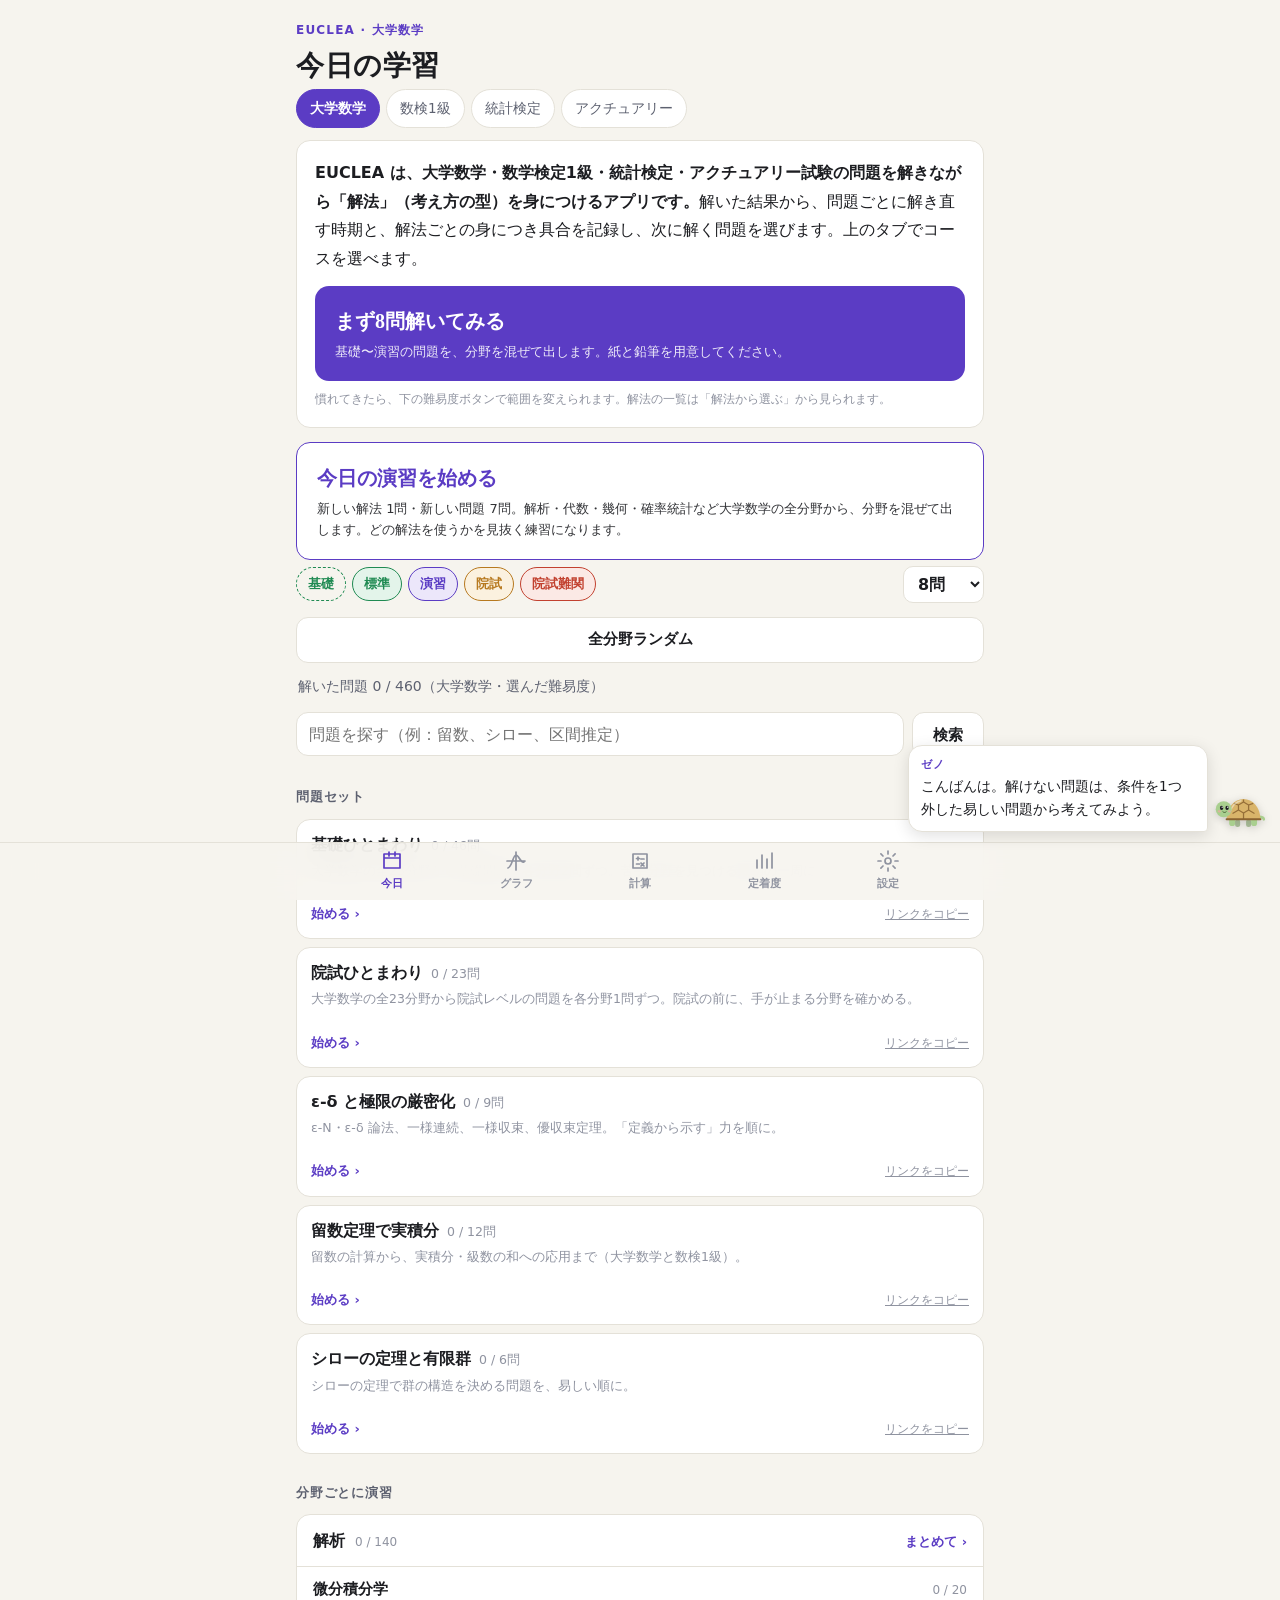
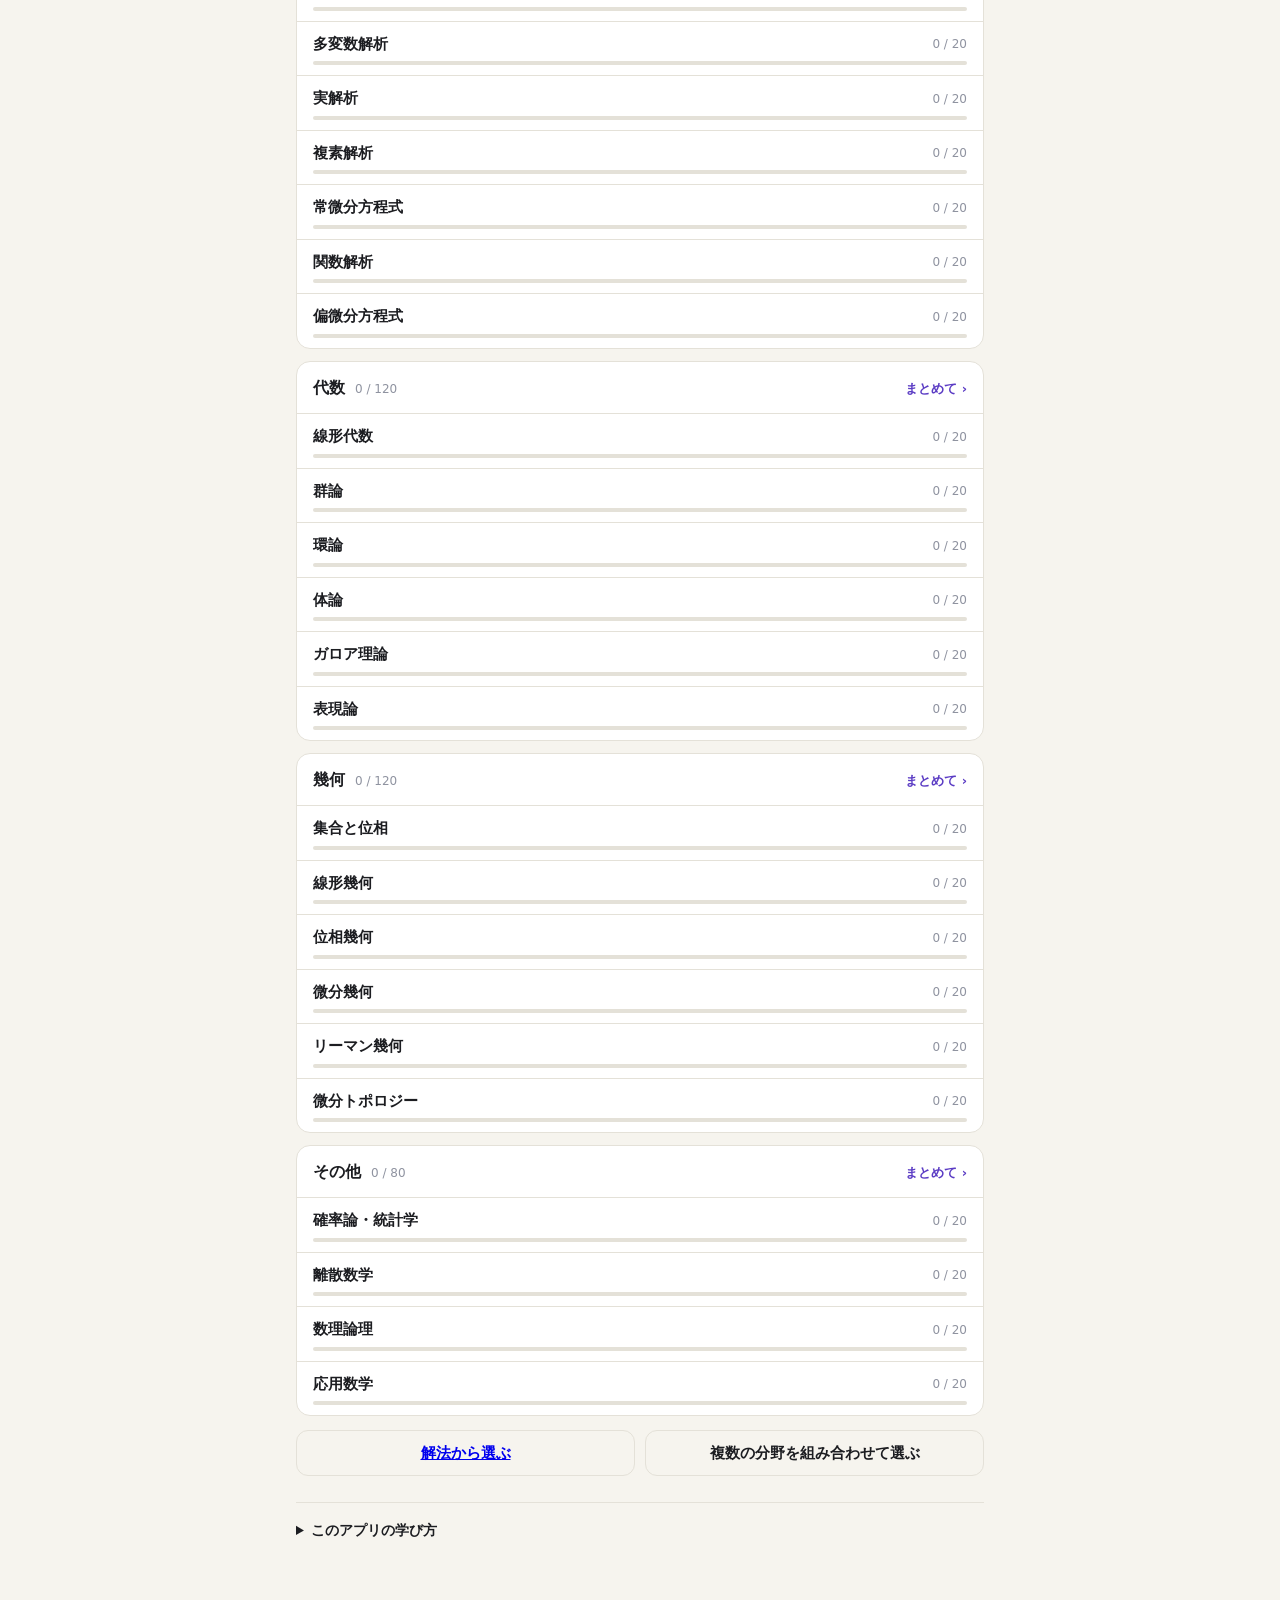
<file: index.html>
<!doctype html>
<html lang="ja">
<head>
  <meta charset="utf-8">
  <meta name="viewport" content="width=device-width, initial-scale=1, viewport-fit=cover">
  <meta name="robots" content="noindex">
  <title>EUCLEA 大学数学</title>
  <meta name="description" content="想起・分散・交互練習で、自力で方針を立てて解ける力をつける大学数学の演習アプリ（数学検定1級・統計検定・アクチュアリー対応）">
  <meta name="theme-color" content="#f6f4ee" media="(prefers-color-scheme: light)">
  <meta name="theme-color" content="#16171b" media="(prefers-color-scheme: dark)">
  <meta name="apple-mobile-web-app-capable" content="yes">
  <meta name="mobile-web-app-capable" content="yes">
  <meta name="apple-mobile-web-app-status-bar-style" content="default">
  <meta name="apple-mobile-web-app-title" content="EUCLEA">
  <link rel="manifest" href="manifest.webmanifest">
  <link rel="icon" href="icons/icon-192.png">
  <link rel="apple-touch-icon" href="icons/apple-touch-icon.png">
  <link rel="stylesheet" href="vendor/katex.min.css">
  <link rel="stylesheet" href="css/style.css">
  <script defer src="vendor/katex.min.js"></script>
  <script defer src="vendor/auto-render.min.js"></script>
  <script type="module" src="js/app.js"></script>
</head>
<body>
  <main id="view" class="view" aria-live="polite"></main>
  <nav class="tabbar" aria-label="メニュー">
    <a href="#today" data-tab="today">
      <svg viewBox="0 0 24 24" aria-hidden="true"><path d="M4 5h16v14H4z M4 9h16 M9 3v4 M15 3v4" /></svg>
      <span>今日</span>
    </a>
    <a href="#graph" data-tab="graph">
      <svg viewBox="0 0 24 24" aria-hidden="true"><path d="M3 12h18 M12 3v18 M4 19c4-1 5-13 8-13s4 8 8 7" /></svg>
      <span>グラフ</span>
    </a>
    <a href="#drill" data-tab="drill">
      <svg viewBox="0 0 24 24" aria-hidden="true"><path d="M5 5h14v14H5z M8.5 9.5h3 M10 8v3 M13 10h3 M8.5 15h3 M13 14l3 3 M16 14l-3 3" /></svg>
      <span>計算</span>
    </a>
    <a href="#map" data-tab="map">
      <svg viewBox="0 0 24 24" aria-hidden="true"><path d="M5 19V11 M10 19V6 M15 19v-9 M20 19V4" /></svg>
      <span>定着度</span>
    </a>
    <a href="#settings" data-tab="settings">
      <svg viewBox="0 0 24 24" aria-hidden="true"><circle cx="12" cy="12" r="3"/><path d="M12 2v3 M12 19v3 M2 12h3 M19 12h3 M4.9 4.9l2.1 2.1 M17 17l2.1 2.1 M4.9 19.1L7 17 M17 7l2.1-2.1" /></svg>
      <span>設定</span>
    </a>
  </nav>
</body>
</html>
</file>
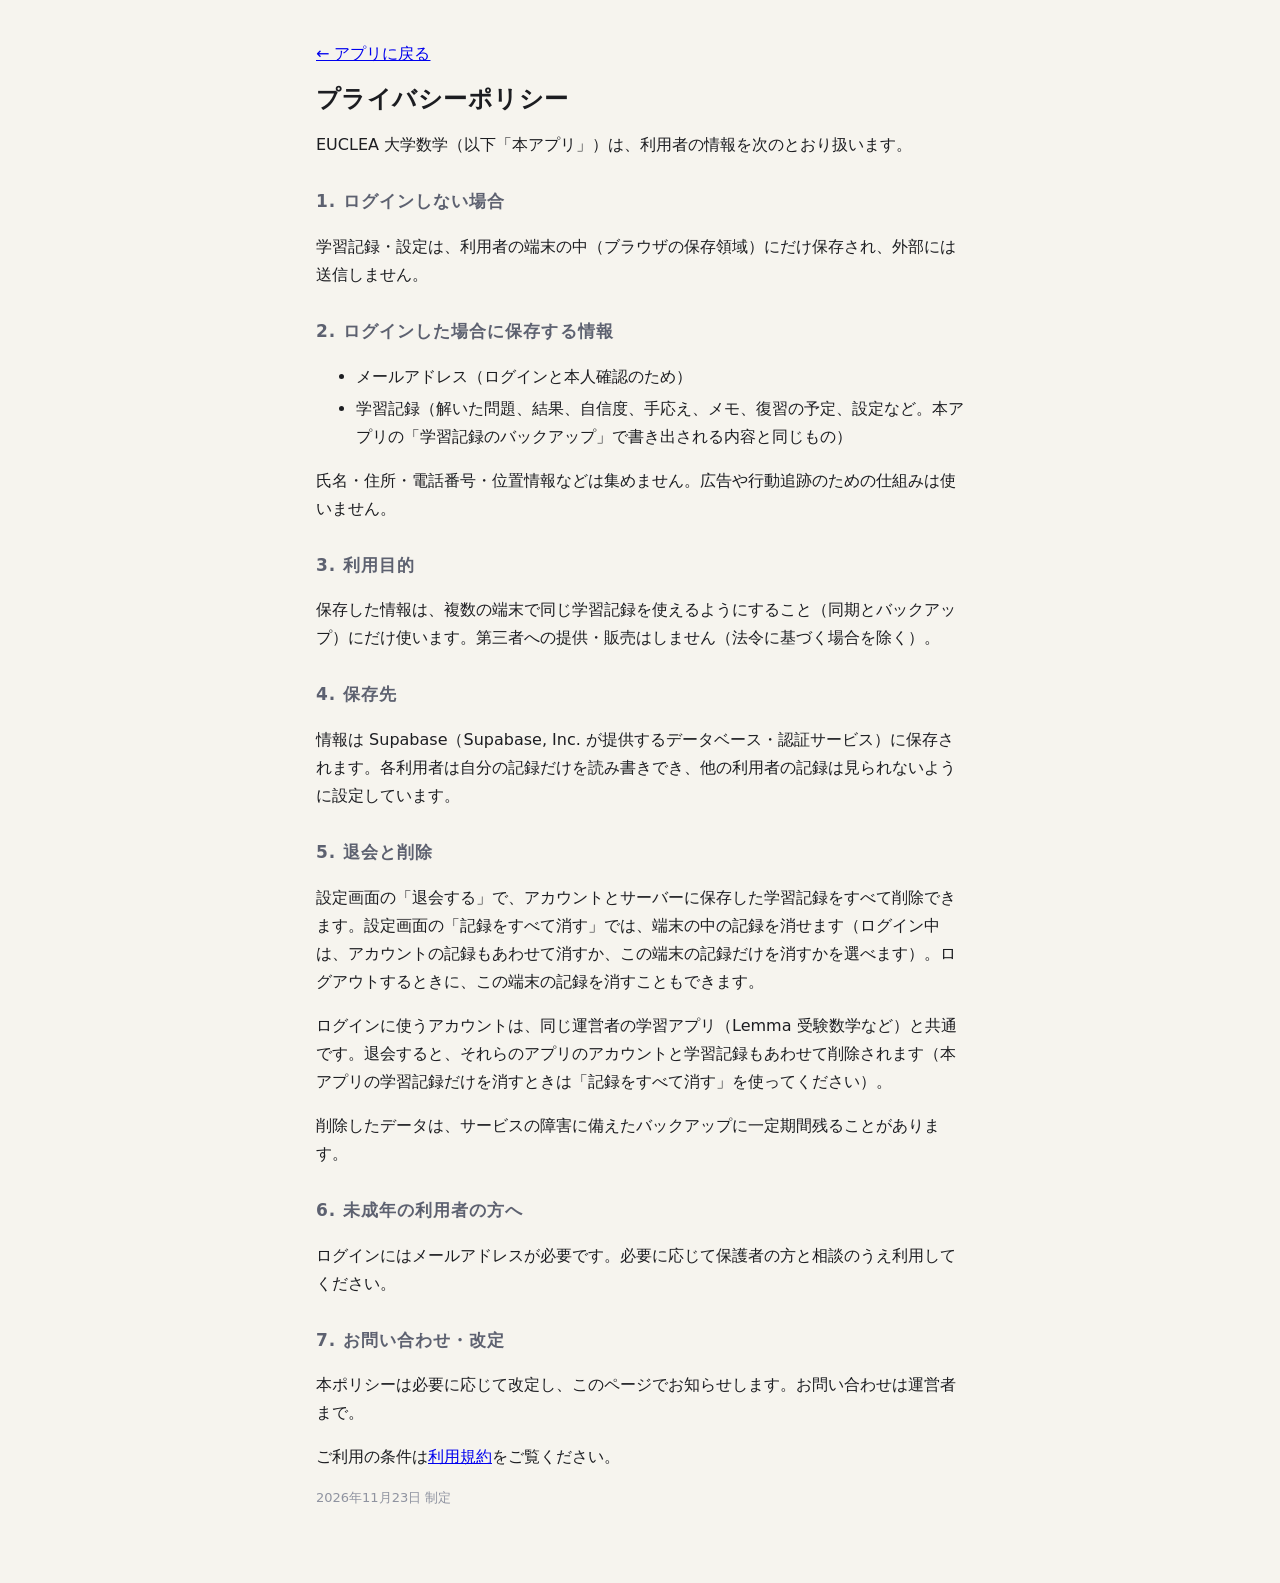
<file: privacy.html>
<!doctype html>
<html lang="ja">
<head>
  <meta charset="utf-8">
  <meta name="viewport" content="width=device-width, initial-scale=1, viewport-fit=cover">
  <meta name="robots" content="noindex">
  <title>プライバシーポリシー｜EUCLEA 大学数学</title>
  <link rel="stylesheet" href="css/style.css">
  <style>
    body { padding: 24px 16px 60px; max-width: 680px; margin: 0 auto; line-height: 1.75; }
    h1 { font-size: 24px; } h2 { font-size: 17px; margin-top: 28px; }
    li { margin: 4px 0; }
  </style>
</head>
<body>
  <p><a href="./#settings">← アプリに戻る</a></p>
  <h1>プライバシーポリシー</h1>
  <p>EUCLEA 大学数学（以下「本アプリ」）は、利用者の情報を次のとおり扱います。</p>

  <h2>1. ログインしない場合</h2>
  <p>学習記録・設定は、利用者の端末の中（ブラウザの保存領域）にだけ保存され、外部には送信しません。</p>

  <h2>2. ログインした場合に保存する情報</h2>
  <ul>
    <li>メールアドレス（ログインと本人確認のため）</li>
    <li>学習記録（解いた問題、結果、自信度、手応え、メモ、復習の予定、設定など。本アプリの「学習記録のバックアップ」で書き出される内容と同じもの）</li>
  </ul>
  <p>氏名・住所・電話番号・位置情報などは集めません。広告や行動追跡のための仕組みは使いません。</p>

  <h2>3. 利用目的</h2>
  <p>保存した情報は、複数の端末で同じ学習記録を使えるようにすること（同期とバックアップ）にだけ使います。第三者への提供・販売はしません（法令に基づく場合を除く）。</p>

  <h2>4. 保存先</h2>
  <p>情報は Supabase（Supabase, Inc. が提供するデータベース・認証サービス）に保存されます。各利用者は自分の記録だけを読み書きでき、他の利用者の記録は見られないように設定しています。</p>

  <h2>5. 退会と削除</h2>
  <p>設定画面の「退会する」で、アカウントとサーバーに保存した学習記録をすべて削除できます。設定画面の「記録をすべて消す」では、端末の中の記録を消せます（ログイン中は、アカウントの記録もあわせて消すか、この端末の記録だけを消すかを選べます）。ログアウトするときに、この端末の記録を消すこともできます。</p>
  <p>ログインに使うアカウントは、同じ運営者の学習アプリ（Lemma 受験数学など）と共通です。退会すると、それらのアプリのアカウントと学習記録もあわせて削除されます（本アプリの学習記録だけを消すときは「記録をすべて消す」を使ってください）。</p>
  <p>削除したデータは、サービスの障害に備えたバックアップに一定期間残ることがあります。</p>

  <h2>6. 未成年の利用者の方へ</h2>
  <p>ログインにはメールアドレスが必要です。必要に応じて保護者の方と相談のうえ利用してください。</p>

  <h2>7. お問い合わせ・改定</h2>
  <p>本ポリシーは必要に応じて改定し、このページでお知らせします。お問い合わせは運営者まで。</p>
  <p>ご利用の条件は<a href="terms.html">利用規約</a>をご覧ください。</p>
  <p class="muted">2026年11月23日 制定</p>
</body>
</html>
</file>
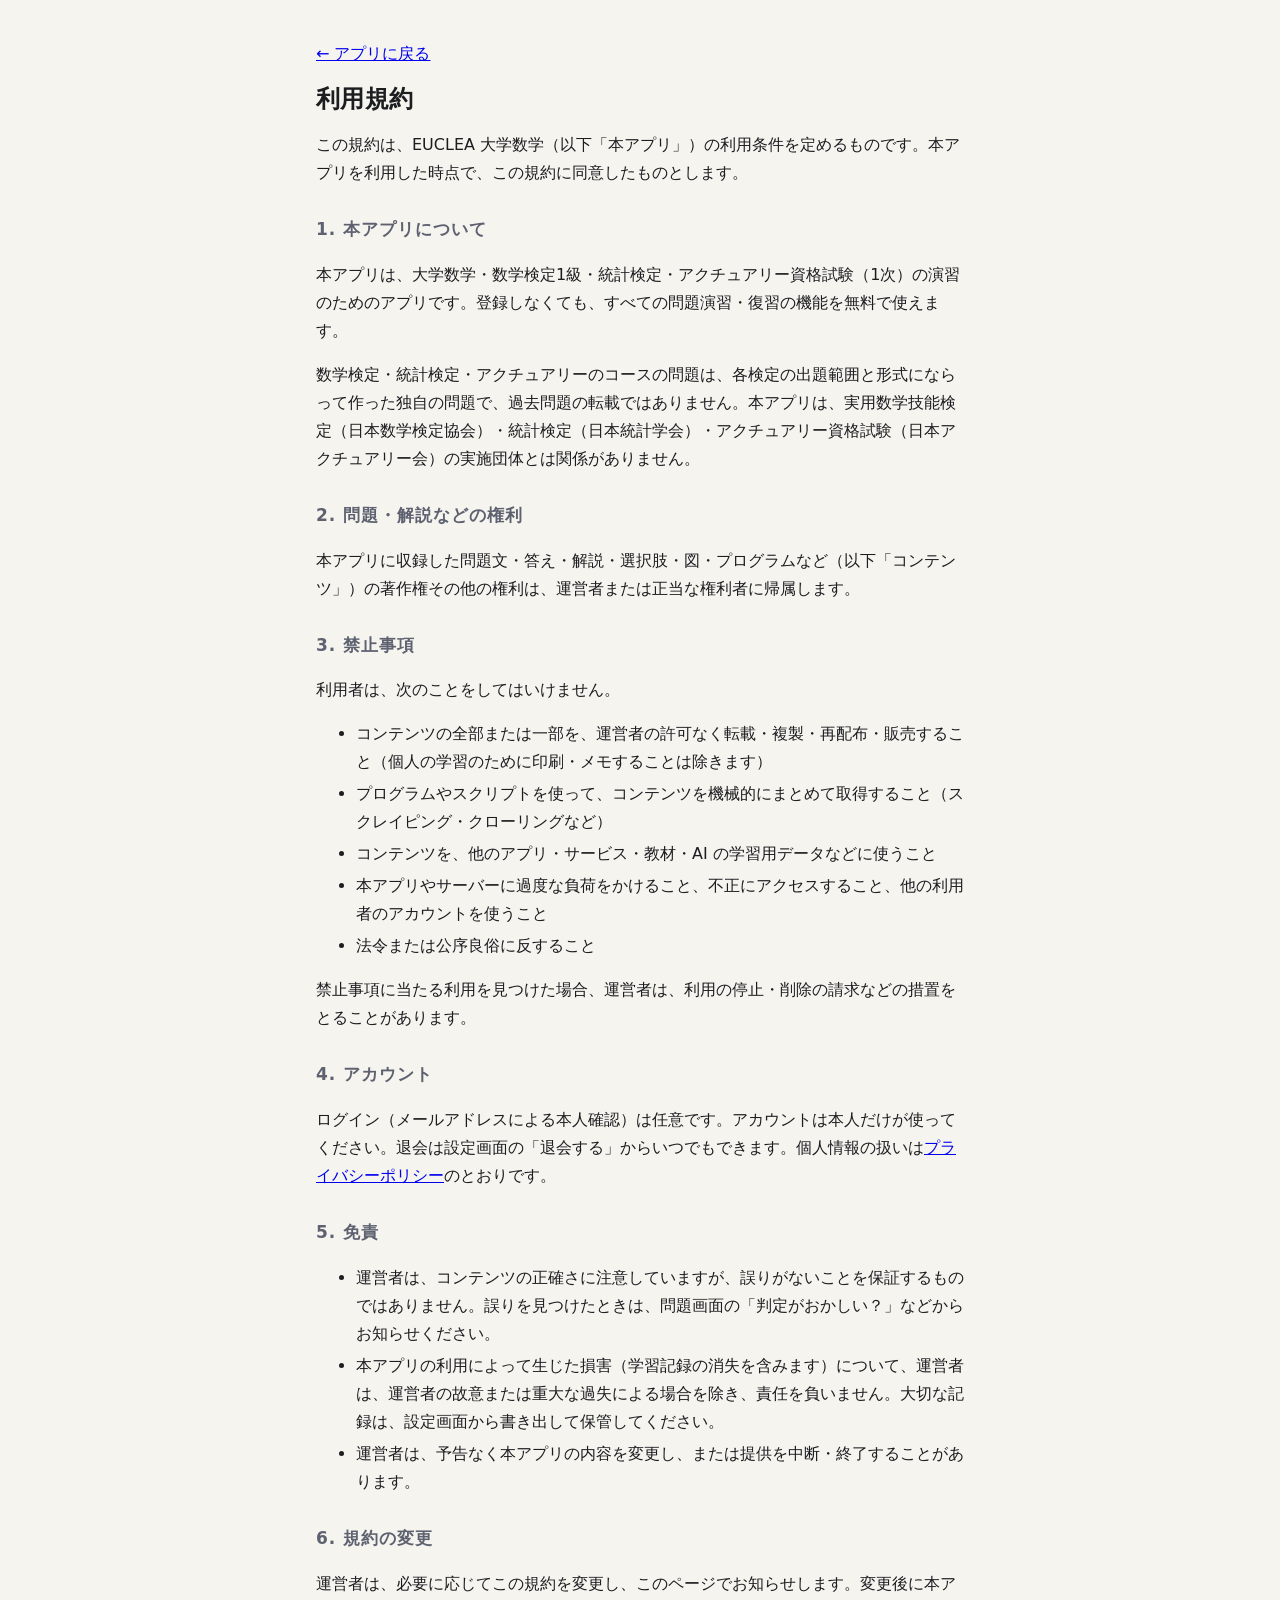
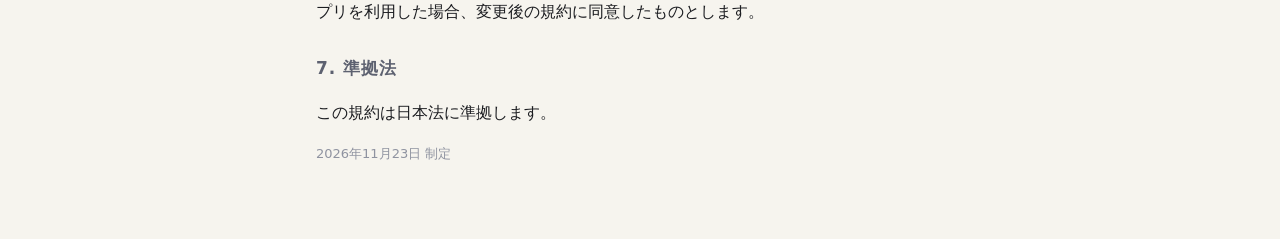
<file: terms.html>
<!doctype html>
<html lang="ja">
<head>
  <meta charset="utf-8">
  <meta name="viewport" content="width=device-width, initial-scale=1, viewport-fit=cover">
  <meta name="robots" content="noindex">
  <title>利用規約｜EUCLEA 大学数学</title>
  <link rel="stylesheet" href="css/style.css">
  <style>
    body { padding: 24px 16px 60px; max-width: 680px; margin: 0 auto; line-height: 1.75; }
    h1 { font-size: 24px; } h2 { font-size: 17px; margin-top: 28px; }
    li { margin: 4px 0; }
  </style>
</head>
<body>
  <p><a href="./#settings">← アプリに戻る</a></p>
  <h1>利用規約</h1>
  <p>この規約は、EUCLEA 大学数学（以下「本アプリ」）の利用条件を定めるものです。本アプリを利用した時点で、この規約に同意したものとします。</p>

  <h2>1. 本アプリについて</h2>
  <p>本アプリは、大学数学・数学検定1級・統計検定・アクチュアリー資格試験（1次）の演習のためのアプリです。登録しなくても、すべての問題演習・復習の機能を無料で使えます。</p>
  <p>数学検定・統計検定・アクチュアリーのコースの問題は、各検定の出題範囲と形式にならって作った独自の問題で、過去問題の転載ではありません。本アプリは、実用数学技能検定（日本数学検定協会）・統計検定（日本統計学会）・アクチュアリー資格試験（日本アクチュアリー会）の実施団体とは関係がありません。</p>

  <h2>2. 問題・解説などの権利</h2>
  <p>本アプリに収録した問題文・答え・解説・選択肢・図・プログラムなど（以下「コンテンツ」）の著作権その他の権利は、運営者または正当な権利者に帰属します。</p>

  <h2>3. 禁止事項</h2>
  <p>利用者は、次のことをしてはいけません。</p>
  <ul>
    <li>コンテンツの全部または一部を、運営者の許可なく転載・複製・再配布・販売すること（個人の学習のために印刷・メモすることは除きます）</li>
    <li>プログラムやスクリプトを使って、コンテンツを機械的にまとめて取得すること（スクレイピング・クローリングなど）</li>
    <li>コンテンツを、他のアプリ・サービス・教材・AI の学習用データなどに使うこと</li>
    <li>本アプリやサーバーに過度な負荷をかけること、不正にアクセスすること、他の利用者のアカウントを使うこと</li>
    <li>法令または公序良俗に反すること</li>
  </ul>
  <p>禁止事項に当たる利用を見つけた場合、運営者は、利用の停止・削除の請求などの措置をとることがあります。</p>

  <h2>4. アカウント</h2>
  <p>ログイン（メールアドレスによる本人確認）は任意です。アカウントは本人だけが使ってください。退会は設定画面の「退会する」からいつでもできます。個人情報の扱いは<a href="privacy.html">プライバシーポリシー</a>のとおりです。</p>

  <h2>5. 免責</h2>
  <ul>
    <li>運営者は、コンテンツの正確さに注意していますが、誤りがないことを保証するものではありません。誤りを見つけたときは、問題画面の「判定がおかしい？」などからお知らせください。</li>
    <li>本アプリの利用によって生じた損害（学習記録の消失を含みます）について、運営者は、運営者の故意または重大な過失による場合を除き、責任を負いません。大切な記録は、設定画面から書き出して保管してください。</li>
    <li>運営者は、予告なく本アプリの内容を変更し、または提供を中断・終了することがあります。</li>
  </ul>

  <h2>6. 規約の変更</h2>
  <p>運営者は、必要に応じてこの規約を変更し、このページでお知らせします。変更後に本アプリを利用した場合、変更後の規約に同意したものとします。</p>

  <h2>7. 準拠法</h2>
  <p>この規約は日本法に準拠します。</p>

  <p class="muted">2026年11月23日 制定</p>
</body>
</html>
</file>
<file: css/style.css>
:root {
  --lemma-version: '0.27.3';
  --paper: #f6f4ee;
  --card: #ffffff;
  --ink: #1c1d21;
  --ink-2: #5d6170;
  --ink-3: #8f93a0;
  --line: #e4e1d8;
  --accent: #5b3cc4;
  --accent-soft: #ece7fa;
  --good: #1f8a52;
  --good-soft: #e3f4ea;
  --bad: #c2412f;
  --bad-soft: #fbe9e5;
  --warn: #b7791f;
  --warn-soft: #fbf1df;
  --radius: 14px;
  --serif: "Hiragino Mincho ProN", "Yu Mincho", "Noto Serif JP", serif;
  --sans: -apple-system, BlinkMacSystemFont, "Hiragino Sans", "Hiragino Kaku Gothic ProN", "Noto Sans JP", system-ui, sans-serif;
  --g-bg: #ffffff;
  --g-grid: #f0eee8;
  --g-major: #dcd9d0;
  --g-axis: #4a4e5a;
  --g-label: #7b7f8c;
  --g-sketch: #e08a1e;
  --tabbar-h: 58px;
  color-scheme: light dark;
  --bird-body: #a9cf8f;
  --bird-belly: #fbfaf6;
  --bird-dark: #6e8f55;
  --bird-eye: #1c1d21;
  --bird-beak: #3f5a2e;
  --bird-cheek: #f2a5a0;
  --shell: #d9b46a;
  --shell-dark: #8a6330;
  --on-accent: #ffffff;
}

@media (prefers-color-scheme: dark) {
  :root:not([data-theme="light"]) {
    --paper: #16171b;
    --card: #1f2126;
    --ink: #ecebe6;
    --ink-2: #a9acb6;
    --ink-3: #7c808b;
    --line: #2e3138;
    --accent: #a892f2;
    --accent-soft: #2a2442;
    --good: #5cc48a;
    --good-soft: #17301f;
    --bad: #ef8573;
    --bad-soft: #3a1f1a;
    --warn: #e5b45e;
    --warn-soft: #352a15;
    --g-bg: #1b1d22;
    --g-grid: #24272d;
    --g-major: #343841;
    --g-axis: #b8bcc6;
    --g-label: #8d919c;
    --g-sketch: #f2a54a;
    --bird-body: #9cc584;
    --bird-belly: #f6f3ec;
    --bird-dark: #5f7e48;
    --bird-eye: #16171b;
    --bird-beak: #34492a;
    --bird-cheek: #e8968f;
    --shell: #d4ad62;
    --shell-dark: #7d5a2b;
    --on-accent: #0f1320;
  }
}
:root[data-theme="dark"] {
    --paper: #16171b;
    --card: #1f2126;
    --ink: #ecebe6;
    --ink-2: #a9acb6;
    --ink-3: #7c808b;
    --line: #2e3138;
    --accent: #a892f2;
    --accent-soft: #2a2442;
    --good: #5cc48a;
    --good-soft: #17301f;
    --bad: #ef8573;
    --bad-soft: #3a1f1a;
    --warn: #e5b45e;
    --warn-soft: #352a15;
    --g-bg: #1b1d22;
    --g-grid: #24272d;
    --g-major: #343841;
    --g-axis: #b8bcc6;
    --g-label: #8d919c;
    --g-sketch: #f2a54a;
    --bird-body: #9cc584;
    --bird-belly: #f6f3ec;
    --bird-dark: #5f7e48;
    --bird-eye: #16171b;
    --bird-beak: #34492a;
    --bird-cheek: #e8968f;
    --shell: #d4ad62;
    --shell-dark: #7d5a2b;
    --on-accent: #0f1320;
}
:root[data-theme="dark"], :root[data-theme="light"] { color-scheme: normal; }
:root[data-theme="dark"] { color-scheme: dark; }
:root[data-theme="light"] { color-scheme: light; }

* { box-sizing: border-box; }
html { -webkit-text-size-adjust: 100%; }
body {
  margin: 0;
  background: var(--paper);
  color: var(--ink);
  font-family: var(--sans);
  font-size: 16px;
  line-height: 1.7;
  -webkit-font-smoothing: antialiased;
  overscroll-behavior-y: none;
}
button, input, textarea, select { font: inherit; color: inherit; }
button { cursor: pointer; -webkit-tap-highlight-color: transparent; }

.view {
  max-width: 720px;
  margin: 0 auto;
  padding: calc(env(safe-area-inset-top) + 20px) 16px calc(var(--tabbar-h) + env(safe-area-inset-bottom) + 28px);
  min-height: 100dvh;
}

/* ---------- tab bar ---------- */
.tabbar {
  position: fixed; left: 0; right: 0; bottom: 0; z-index: 20;
  display: flex; justify-content: center; gap: 4px;
  height: calc(var(--tabbar-h) + env(safe-area-inset-bottom));
  padding-bottom: env(safe-area-inset-bottom);
  background: color-mix(in srgb, var(--paper) 88%, transparent);
  backdrop-filter: blur(16px); -webkit-backdrop-filter: blur(16px);
  border-top: 1px solid var(--line);
}
.tabbar a {
  flex: 0 1 120px; display: flex; flex-direction: column; align-items: center; justify-content: center;
  gap: 2px; text-decoration: none; color: var(--ink-3); font-size: 11px; font-weight: 600;
}
.tabbar svg { width: 24px; height: 24px; fill: none; stroke: currentColor; stroke-width: 1.7; stroke-linecap: round; stroke-linejoin: round; }
.tabbar a.on { color: var(--accent); }
body.immersive .tabbar { display: none; }
body.immersive .view { padding-bottom: calc(env(safe-area-inset-bottom) + 28px); }

/* ---------- type ---------- */
h1 { font-family: var(--serif); font-size: 28px; line-height: 1.3; margin: 8px 0 4px; font-weight: 600; letter-spacing: 0.02em; }
h2 { font-size: 13px; font-weight: 700; color: var(--ink-2); margin: 28px 0 10px; letter-spacing: 0.06em; }
.sub { color: var(--ink-2); margin: 0 0 18px; font-size: 14px; }
.muted { color: var(--ink-3); font-size: 13px; }
strong { font-weight: 700; }

/* ---------- surfaces ---------- */
.panel {
  background: var(--card); border: 1px solid var(--line); border-radius: var(--radius);
  padding: 18px; margin-bottom: 14px;
}
.stat-row { display: grid; grid-template-columns: repeat(3, 1fr); gap: 10px; margin: 18px 0; }
.stat { background: var(--card); border: 1px solid var(--line); border-radius: 12px; padding: 12px 14px; }
.stat b { display: block; font-size: 24px; font-weight: 700; line-height: 1.2; font-variant-numeric: tabular-nums; }
.stat span { font-size: 12px; color: var(--ink-2); }

.btn {
  display: inline-flex; align-items: center; justify-content: center; gap: 6px;
  min-height: 46px; padding: 0 20px; border-radius: 12px; border: 1px solid var(--line);
  background: var(--card); font-weight: 600; font-size: 15px; transition: transform .08s, background .15s;
}
.btn:active { transform: scale(0.98); }
.btn.primary { background: var(--accent); border-color: var(--accent); color: var(--on-accent); }
.btn.primary { color: var(--on-accent); }
.btn.ghost { background: transparent; }
.btn.block { width: 100%; }
.btn:disabled { opacity: 0.4; cursor: default; transform: none; }
.btn-row { display: flex; gap: 10px; flex-wrap: wrap; margin-top: 14px; }
.btn-row .btn { flex: 1 1 140px; }

.chip { display: inline-block; font-size: 12px; font-weight: 600; padding: 2px 10px; border-radius: 999px; background: var(--accent-soft); color: var(--accent); }
.chip.lv1 { background: var(--good-soft); color: var(--good); }
.chip.lv2 { background: var(--accent-soft); color: var(--accent); }
.chip.lv3 { background: var(--warn-soft); color: var(--warn); }
.chip.lv4 { background: var(--bad-soft); color: var(--bad); }
.chip.plain { background: transparent; border: 1px solid var(--line); color: var(--ink-2); }

/* ---------- player ---------- */
.player-top { display: flex; align-items: center; gap: 10px; margin-bottom: 18px; }
.progress { flex: 1; height: 6px; background: var(--line); border-radius: 3px; overflow: hidden; }
.progress > div { height: 100%; background: var(--accent); border-radius: 3px; transition: width .3s; }
.icon-btn { width: 36px; height: 36px; border-radius: 10px; border: 1px solid var(--line); background: var(--card); display: inline-flex; align-items: center; justify-content: center; font-size: 18px; line-height: 1; }
.meta { display: flex; gap: 6px; align-items: center; margin-bottom: 10px; flex-wrap: wrap; }
.meta .count { margin-left: auto; font-size: 13px; color: var(--ink-3); font-variant-numeric: tabular-nums; }
.question { font-size: 17px; line-height: 1.9; margin: 4px 0 18px; }
.question .katex { font-size: 1.06em; }

.answer-row { display: flex; align-items: center; gap: 8px; }
.answer-row .prefix { font-family: "KaTeX_Main", var(--serif); font-size: 18px; white-space: nowrap; }
.answer-input {
  flex: 1; min-width: 0; min-height: 50px; padding: 10px 14px; font-size: 18px;
  border: 1.5px solid var(--line); border-radius: 12px; background: var(--card);
  font-family: ui-monospace, "SF Mono", Menlo, monospace;
}
.answer-input:focus { outline: none; border-color: var(--accent); }
.preview { min-height: 34px; margin: 8px 2px 0; color: var(--ink-2); font-size: 15px; overflow-x: auto; }
.preview.err { color: var(--ink-3); font-size: 13px; }
.keypad { display: flex; gap: 6px; flex-wrap: wrap; margin-top: 8px; }
.keypad button { min-width: 42px; height: 38px; padding: 0 10px; border-radius: 9px; border: 1px solid var(--line); background: var(--card); font-family: ui-monospace, "SF Mono", Menlo, monospace; font-size: 15px; }

.choices { display: grid; gap: 10px; }
.choice {
  text-align: left; padding: 14px 16px; border-radius: 12px; border: 1.5px solid var(--line);
  background: var(--card); line-height: 1.7;
}
.choice.on { border-color: var(--accent); background: var(--accent-soft); }
.choice.right { border-color: var(--good); background: var(--good-soft); }
.choice.wrong { border-color: var(--bad); background: var(--bad-soft); }
/* 選択式の欄：選択肢は2列（長い式は1列）。式がはみ出すときは横にスクロール */
.field.pick { width: 100%; }
.field.pick .frow { display: flex; align-items: center; gap: 8px; margin-bottom: 6px; }
.choices.opts { grid-template-columns: repeat(auto-fit, minmax(140px, 1fr)); gap: 8px; }
.choices.opts .choice { padding: 10px 12px; overflow-x: auto; text-align: center; color: inherit; }
.choices.opts .choice:disabled { opacity: 1; }

.label { font-size: 13px; font-weight: 700; color: var(--ink-2); margin: 20px 0 8px; }
.segment { display: grid; grid-template-columns: repeat(3, 1fr); gap: 6px; }
.segment button { min-height: 42px; border-radius: 10px; border: 1.5px solid var(--line); background: var(--card); font-size: 14px; font-weight: 600; color: var(--ink-2); }
.segment button.on { border-color: var(--accent); color: var(--accent); background: var(--accent-soft); }

.hint-list { display: grid; gap: 8px; margin-top: 14px; }
.hint { padding: 12px 14px; border-radius: 12px; background: var(--warn-soft); border: 1px solid color-mix(in srgb, var(--warn) 30%, transparent); font-size: 15px; }
.hint b { color: var(--warn); font-size: 12px; margin-right: 6px; }

.result { margin-top: 18px; padding: 14px 16px; border-radius: 12px; font-weight: 700; display: flex; align-items: center; gap: 10px; }
.result.ok { background: var(--good-soft); color: var(--good); }
.result.ng { background: var(--bad-soft); color: var(--bad); }
.result .mark { font-size: 22px; }
.result small { display: block; font-weight: 500; color: var(--ink-2); font-size: 13px; }
.inline-err { color: var(--bad); font-size: 13px; margin-top: 6px; }

.solution { margin-top: 14px; padding: 16px; border-radius: 12px; background: var(--card); border: 1px solid var(--line); }
.solution .title { font-size: 12px; font-weight: 700; color: var(--ink-3); letter-spacing: .08em; margin-bottom: 6px; }
.methods { display: flex; gap: 6px; flex-wrap: wrap; margin-top: 10px; }
textarea.explain { width: 100%; min-height: 72px; padding: 12px 14px; border-radius: 12px; border: 1.5px solid var(--line); background: var(--card); resize: vertical; font-size: 15px; line-height: 1.6; }
textarea.explain:focus { outline: none; border-color: var(--accent); }

.intro .point { font-size: 16px; line-height: 1.9; }
.intro .example { margin-top: 14px; padding-top: 14px; border-top: 1px dashed var(--line); font-size: 15px; }
.kicker { font-size: 12px; font-weight: 700; letter-spacing: .1em; color: var(--accent); margin-bottom: 2px; }

/* ---------- graph ---------- */
.graph-host { position: relative; width: 100%; height: 300px; border-radius: var(--radius); overflow: hidden; border: 1px solid var(--line); background: var(--g-bg); }
.graph-canvas { display: block; touch-action: none; }
.graph-host.sketching { box-shadow: 0 0 0 2px var(--g-sketch) inset; }
.graph-tools { position: absolute; right: 8px; top: 8px; display: flex; flex-direction: column; gap: 6px; z-index: 2; }
.graph-tools button { width: 36px; height: 36px; border-radius: 10px; border: 1px solid var(--line); background: color-mix(in srgb, var(--card) 90%, transparent); font-size: 17px; line-height: 1; display: flex; align-items: center; justify-content: center; }
.graph-tools button.on { background: var(--g-sketch); color: #fff; border-color: var(--g-sketch); }
.graph-tools svg { width: 18px; height: 18px; fill: none; stroke: currentColor; stroke-width: 1.8; stroke-linecap: round; stroke-linejoin: round; }

.graph-page .graph-host { height: min(56dvh, 520px); }
.expr-list { margin-top: 12px; display: grid; gap: 8px; }
.expr { display: flex; align-items: center; gap: 8px; background: var(--card); border: 1px solid var(--line); border-radius: 12px; padding: 6px 8px; }
.expr .dot { width: 22px; height: 22px; border-radius: 50%; flex: none; border: 2px solid; }
.expr .dot.off { background: transparent !important; }
.expr input { flex: 1; min-width: 0; border: 0; background: transparent; padding: 8px 4px; font-size: 16px; font-family: ui-monospace, "SF Mono", Menlo, monospace; }
.expr input:focus { outline: none; }
.expr .del { border: 0; background: transparent; color: var(--ink-3); font-size: 20px; width: 32px; height: 32px; }
.expr-err { font-size: 12px; color: var(--bad); padding: 0 12px 2px 40px; margin-top: -4px; }
.sliders { display: grid; gap: 4px; margin-top: 10px; }
.slider { display: grid; grid-template-columns: 28px 1fr 64px; gap: 10px; align-items: center; padding: 4px 8px; }
.slider .name { font-family: "KaTeX_Math", var(--serif); font-style: italic; font-size: 18px; text-align: center; }
.slider input[type=range] { width: 100%; accent-color: var(--accent); }
.slider input[type=number] { width: 64px; padding: 4px 6px; border: 1px solid var(--line); border-radius: 8px; background: var(--card); font-variant-numeric: tabular-nums; }
.syntax { font-size: 13px; color: var(--ink-2); line-height: 1.8; }
.syntax code { font-family: ui-monospace, "SF Mono", Menlo, monospace; background: var(--accent-soft); color: var(--accent); padding: 1px 6px; border-radius: 6px; font-size: 12.5px; white-space: nowrap; }
.presets { display: flex; gap: 6px; flex-wrap: wrap; margin-top: 8px; }
.presets button { border: 1px solid var(--line); background: var(--card); border-radius: 999px; padding: 4px 12px; font-size: 13px; }

/* ---------- map ---------- */
.unit { margin-bottom: 8px; }
.card-row {
  display: grid; grid-template-columns: 1fr auto; gap: 4px 12px; align-items: center;
  width: 100%; text-align: left; padding: 12px 14px; border: 1px solid var(--line); border-radius: 12px;
  background: var(--card); margin-bottom: 8px;
}
.card-row.locked { opacity: 0.5; }
.card-row .nm { font-weight: 600; font-size: 15px; }
.bar { grid-column: 1 / -1; height: 6px; border-radius: 3px; background: var(--line); overflow: hidden; }
.bar > div { height: 100%; border-radius: 3px; }
.st-new { color: var(--ink-3); background: transparent; border: 1px solid var(--line); }
.st-due { background: var(--warn-soft); color: var(--warn); }
.st-learning { background: var(--accent-soft); color: var(--accent); }
.st-solid { background: var(--good-soft); color: var(--good); }

.calib { display: grid; grid-template-columns: 1fr 1fr; gap: 10px; }

/* ---------- settings ---------- */
.setting { display: flex; align-items: center; justify-content: space-between; gap: 12px; padding: 12px 0; border-bottom: 1px solid var(--line); }
.setting:last-child { border-bottom: 0; }
.setting select { padding: 6px 10px; border-radius: 8px; border: 1px solid var(--line); background: var(--card); }
.refs li { margin-bottom: 8px; font-size: 14px; }
.refs a { color: var(--accent); }

.toast { position: fixed; left: 50%; bottom: calc(var(--tabbar-h) + env(safe-area-inset-bottom) + 16px); transform: translateX(-50%); background: var(--ink); color: var(--paper); padding: 10px 18px; border-radius: 999px; font-size: 14px; z-index: 50; opacity: 0; transition: opacity .2s; pointer-events: none; }
.toast.show { opacity: 1; }

.fade-in { animation: fade .25s ease; }
@keyframes fade { from { opacity: 0; transform: translateY(6px); } to { opacity: 1; transform: none; } }
@media (prefers-reduced-motion: reduce) { .fade-in { animation: none; } }

/* ---------- practice ---------- */
.mode-grid { display: grid; grid-template-columns: 1fr 1fr; gap: 10px; }
.mode { text-align: left; padding: 14px 16px; border-radius: var(--radius); border: 1px solid var(--line); background: var(--card); display: flex; flex-direction: column; gap: 2px; min-height: 84px; }
.mode b { font-size: 16px; }
.mode span { font-size: 12.5px; color: var(--ink-2); line-height: 1.5; }
.subject { margin-top: 18px; }
.subj { border: 0; background: transparent; font-weight: 700; font-size: 15px; padding: 4px 0; color: var(--ink-3); display: inline-flex; align-items: center; gap: 8px; }
.subj::before { content: ''; width: 16px; height: 16px; border-radius: 5px; border: 1.5px solid var(--line); background: var(--card); }
.subj.on { color: var(--ink); }
.subj.on::before { background: var(--accent); border-color: var(--accent); }
.toggles { display: flex; flex-wrap: wrap; gap: 8px; margin-top: 8px; }
.tog { border: 1.5px solid var(--line); background: var(--card); border-radius: 999px; padding: 6px 14px; font-size: 14px; font-weight: 600; color: var(--ink-2); display: inline-flex; align-items: center; gap: 6px; }
.tog small { font-size: 11px; color: var(--ink-3); font-weight: 600; }
.tog.on { border-color: var(--accent); background: var(--accent-soft); color: var(--accent); }
.tog.on small { color: var(--accent); }
.tog.lv3.on { border-color: var(--warn); background: var(--warn-soft); color: var(--warn); }
.tog.lv4.on { border-color: var(--bad); background: var(--bad-soft); color: var(--bad); }
.keypoint { margin-top: 12px; padding-top: 12px; border-top: 1px dashed var(--line); font-size: 14.5px; color: var(--ink-2); }
.keypoint b { display: block; font-size: 12px; color: var(--ink-3); letter-spacing: .08em; margin-bottom: 2px; }
.mode-switch { grid-template-columns: 1fr 1fr; margin-bottom: 12px; }
.mode-switch.gmode { grid-template-columns: repeat(3, 1fr); }
.mode-switch.gmode button { padding-left: 2px; padding-right: 2px; font-size: 13px; }

/* ---------- today ---------- */
.toolbar { display: flex; align-items: center; gap: 10px; justify-content: space-between; margin: 6px 0 14px; flex-wrap: wrap; }
.toolbar .toggles { margin-top: 0; }
.toolbar select { padding: 7px 10px; border-radius: 10px; border: 1px solid var(--line); background: var(--card); font-weight: 600; }
.hero { width: 100%; text-align: left; border: 0; border-radius: var(--radius); padding: 18px 20px; background: var(--accent); color: var(--on-accent); display: flex; flex-direction: column; gap: 4px; transition: transform .08s; }
.hero:active { transform: scale(0.99); }
.hero b { font-size: 20px; font-family: var(--serif); }
.hero span { font-size: 13px; opacity: .9; line-height: 1.6; }
.hero { color: var(--on-accent); }
.subj-block { background: var(--card); border: 1px solid var(--line); border-radius: var(--radius); margin-bottom: 12px; overflow: hidden; }
.subj-row { width: 100%; display: flex; align-items: baseline; gap: 10px; padding: 12px 16px; border: 0; border-bottom: 1px solid var(--line); background: transparent; text-align: left; }
.subj-row b { font-size: 16px; font-family: var(--serif); }
.subj-row span { font-size: 12px; color: var(--ink-3); font-variant-numeric: tabular-nums; }
.subj-row i { margin-left: auto; font-style: normal; font-size: 13px; font-weight: 600; color: var(--accent); }
.unit-row { width: 100%; display: grid; grid-template-columns: 1fr auto; gap: 4px 10px; padding: 10px 16px; border: 0; border-bottom: 1px solid var(--line); background: transparent; text-align: left; }
.unit-row:last-child { border-bottom: 0; }
.unit-row:disabled, .subj-row:disabled { opacity: .45; }
.unit-row .nm { font-size: 15px; font-weight: 600; }
.unit-row .ct { font-size: 12px; color: var(--ink-3); font-variant-numeric: tabular-nums; align-self: center; }
.unit-row .bar { grid-column: 1 / -1; height: 4px; }
.unit-row .bar > div { background: var(--good); }
.unit-row:active, .subj-row:active { background: var(--accent-soft); }

.banner { position: sticky; top: 0; z-index: 40; margin: 0; padding: calc(env(safe-area-inset-top) + 10px) 16px 10px; background: var(--bad-soft); color: var(--bad); font-size: 13px; line-height: 1.6; border-bottom: 1px solid color-mix(in srgb, var(--bad) 30%, transparent); }
.banner b { display: block; font-size: 14px; }
.banner small { color: var(--ink-3); }
.graph-error { padding: 16px; color: var(--bad); font-size: 14px; }

/* ---------- written problems (問題管理表) ---------- */
.qhtml { line-height: 1.95; overflow-wrap: anywhere; }
.qhtml ol, .qhtml ul { margin: 8px 0 4px; padding-left: 0; list-style: none; }
.qhtml ul { padding-left: 1.2em; list-style: disc; }
.qhtml ol > li { position: relative; padding-left: 2.4em; margin: 6px 0; }
.qhtml ol > li > .lb { position: absolute; left: 0; top: 0; font-weight: 600; color: var(--ink-2); }
.qhtml li.lab { padding-left: 3.2em; }
.qhtml ul > li { margin: 4px 0; }
/* 見出しつきの箇条書き（\item[①] など）：点は出さず、見出しを左に */
.qhtml ul > li.lab { list-style: none; position: relative; padding-left: 2.2em; margin-left: -1.2em; }
.qhtml ul > li.lab > .lb { position: absolute; left: 0; top: 0; font-weight: 600; color: var(--ink-2); }
.qhtml .dm { margin: 6px 0; overflow-x: auto; overflow-y: hidden; -webkit-overflow-scrolling: touch; }
.qhtml .katex-display { margin: 4px 0; }
.katex-display { overflow-x: auto; overflow-y: hidden; padding: 2px 0; }
.qhtml .center { text-align: center; margin: 8px 0; }
.qhtml .quote { margin: 8px 0; padding: 8px 12px; border-left: 3px solid var(--line); background: color-mix(in srgb, var(--card) 70%, var(--paper)); border-radius: 0 8px 8px 0; }
.qhtml .tbl { overflow-x: auto; margin: 8px 0; }
.qhtml table { border-collapse: collapse; margin: 0 auto; font-variant-numeric: tabular-nums; }
.qhtml td { border: 1px solid var(--line); padding: 4px 10px; text-align: center; white-space: nowrap; }
.qhtml .fbox { display: inline-block; border: 1px solid var(--ink-2); padding: 0 6px; text-align: left; }
.qhtml .fbox.blank { width: 3.2em; height: 1.4em; vertical-align: middle; padding: 0; }
.qhtml .center > .fbox { max-width: 100%; }
.qhtml .parbox { display: block; padding: 6px 4px; }
.qhtml .phantom { visibility: hidden; }
.qhtml .hfill { display: inline-block; width: 1em; }
.qhtml br.p { display: block; content: ''; margin-top: 8px; }
.written .question { font-size: 16.5px; }
.pen { margin: 4px 2px 0; }
.timer { font-variant-numeric: tabular-nums; }
.timer.over { color: var(--warn); border-color: var(--warn); }
.ans { font-size: 16px; }
.segment.self button { display: flex; align-items: center; justify-content: center; gap: 6px; }
.segment.self button b { font-size: 17px; }
.feel { display: grid; grid-template-columns: repeat(5, 1fr); gap: 6px; }
.feel button { min-height: 40px; border-radius: 10px; border: 1.5px solid var(--line); background: var(--card); font-weight: 600; color: var(--ink-2); font-variant-numeric: tabular-nums; }
.feel button.on { border-color: var(--accent); color: var(--accent); background: var(--accent-soft); }
.pid { margin-top: 18px; font-size: 11px; font-family: ui-monospace, "SF Mono", Menlo, monospace; text-align: right; }
.toggles .tog.lv1.on { border-color: var(--good); background: var(--good-soft); color: var(--good); }
.toggles .tog.lv5.on { border-color: var(--bad); background: var(--bad-soft); color: var(--bad); }
.chip.lv1 { background: var(--good-soft); color: var(--good); }
.chip.lv2 { background: var(--accent-soft); color: var(--accent); }
.chip.lv3 { background: var(--warn-soft); color: var(--warn); }
.chip.lv4, .chip.lv5 { background: var(--bad-soft); color: var(--bad); }
.chip.lv5 { font-weight: 800; }
.toolbar .toggles { gap: 6px; }
.toolbar .tog { padding: 5px 11px; font-size: 13px; }


/* ---------- v0.5：アイコン・入力欄・鳥・計算・テーマ ---------- */
.ico { width: 1.25em; height: 1.25em; vertical-align: -0.25em; flex: none; }
.segment.conf button, .segment.self button { display: flex; align-items: center; justify-content: center; gap: 6px; min-height: 48px; }
.segment.conf button .ico, .segment.self button .ico { width: 20px; height: 20px; }
.segment.conf button[data-c="low"] { color: var(--ink-3); }
.segment.conf button.on[data-c="low"] { color: var(--ink-2); border-color: var(--ink-3); background: color-mix(in srgb, var(--ink-3) 12%, var(--card)); }
.segment.conf button.on[data-c="mid"] { color: var(--accent); }
.segment.conf button.on[data-c="high"] { color: var(--good); border-color: var(--good); background: var(--good-soft); }
.segment.self button[data-g="full"] { color: var(--good); }
.segment.self button[data-g="part"] { color: var(--warn); }
.segment.self button[data-g="none"] { color: var(--bad); }
.segment.self button.on[data-g="full"] { border-color: var(--good); background: var(--good-soft); }
.segment.self button.on[data-g="part"] { border-color: var(--warn); background: var(--warn-soft); }
.segment.self button.on[data-g="none"] { border-color: var(--bad); background: var(--bad-soft); }
.verdict { display: flex; align-items: center; gap: 10px; margin-top: 16px; padding: 12px 16px; border-radius: 12px; font-size: 18px; }
.verdict .ico { width: 30px; height: 30px; }
.verdict.v-full { background: var(--good-soft); color: var(--good); }
.verdict.v-part { background: var(--warn-soft); color: var(--warn); }
.verdict.v-none { background: var(--bad-soft); color: var(--bad); }
.result .mark .ico { width: 26px; height: 26px; }

.inputs { margin: 6px 0 4px; display: grid; gap: 12px; }
.part { display: grid; grid-template-columns: auto 1fr; gap: 10px; align-items: start; }
.part .pn { font-weight: 700; color: var(--ink-2); padding-top: 12px; min-width: 2em; }
.pf { display: grid; gap: 10px; min-width: 0; }
.field { min-width: 0; }
.field .answer-row { flex-wrap: wrap; }
.field .answer-input { min-width: 8em; }
.flabel { font-family: "KaTeX_Main", var(--serif); font-size: 17px; white-space: nowrap; }
.flabel::after { content: ' ='; color: var(--ink-3); }
.unit { color: var(--ink-2); }
.fmark { display: inline-flex; width: 28px; height: 28px; align-items: center; justify-content: center; }
.fmark .ico { width: 24px; height: 24px; }
.fmark.ok { color: var(--good); } .fmark.ng { color: var(--bad); }
.field.is-ok .answer-input { border-color: var(--good); background: var(--good-soft); }
.field.is-ng .answer-input { border-color: var(--bad); }
.field.self { color: var(--ink-2); font-size: 14px; padding: 10px 12px; border: 1px dashed var(--line); border-radius: 12px; }
.selfnote { display: inline-flex; align-items: center; gap: 6px; }
.field.cases { border: 1px solid var(--line); border-radius: 12px; padding: 10px; background: var(--card); }
.frow { display: flex; align-items: center; gap: 8px; margin-bottom: 8px; flex-wrap: wrap; }
.caserow { display: grid; grid-template-columns: 1fr auto 1fr auto; gap: 6px; align-items: center; margin-bottom: 6px; }
.caserow .answer-input { min-height: 44px; font-size: 16px; padding: 8px 10px; min-width: 0; }
.caserow .arrow { color: var(--ink-3); }
.mini { border: 1px solid var(--line); background: var(--card); border-radius: 999px; padding: 4px 12px; font-size: 13px; font-weight: 600; color: var(--ink-2); display: inline-flex; align-items: center; gap: 4px; margin-top: 6px; }
.mini .ico { width: 16px; height: 16px; }
.mini.add { color: var(--accent); border-color: color-mix(in srgb, var(--accent) 40%, var(--line)); }
.mini.del { margin-top: 0; padding: 2px 9px; }
.mini.dispute { color: var(--warn); border-color: color-mix(in srgb, var(--warn) 40%, var(--line)); }
.dispute-note { margin: 10px 2px 0; }
.small { font-size: 12px; margin-left: 6px; }
.keypad.sticky { position: sticky; bottom: calc(env(safe-area-inset-bottom) + 8px); z-index: 5; background: color-mix(in srgb, var(--paper) 92%, transparent); backdrop-filter: blur(10px); -webkit-backdrop-filter: blur(10px); padding: 8px; border-radius: 12px; border: 1px solid var(--line); }
.keypad button.wide { min-width: 64px; font-family: inherit; }
.anskey { display: grid; gap: 6px; }
.akrow { display: flex; gap: 8px; align-items: baseline; flex-wrap: wrap; }
.akrow .pn { font-weight: 700; color: var(--ink-2); }
details.orig { margin-top: 10px; font-size: 13px; color: var(--ink-2); }
details.orig summary { cursor: pointer; }
.sol { line-height: 2; }
.glossary { margin-top: 12px; padding: 10px 12px; border-radius: 10px; background: var(--accent-soft); font-size: 14px; }
.glossary b { display: block; font-size: 12px; color: var(--accent); letter-spacing: .08em; }
.glossary p { margin: 4px 0 0; }
.feel { grid-template-columns: repeat(5, 1fr); }
.feel button { display: flex; flex-direction: column; align-items: center; gap: 0; min-height: 52px; padding: 4px 2px; }
.feel button b { font-size: 16px; }
.feel button span { font-size: 10.5px; font-weight: 600; line-height: 1.3; }

/* 設定のスイッチとテーマ */
.switch { width: 50px; height: 30px; border-radius: 999px; border: 0; background: var(--line); position: relative; flex: none; transition: background .15s; }
.switch i { position: absolute; top: 3px; left: 3px; width: 24px; height: 24px; border-radius: 50%; background: #fff; box-shadow: 0 1px 3px rgba(0,0,0,.25); transition: left .15s; }
.switch.on { background: var(--good); }
.switch.on i { left: 23px; }
.segment.theme, .segment.amode { display: inline-grid; grid-template-columns: repeat(3, auto); gap: 4px; }
.segment.theme button, .segment.amode button { min-height: 34px; padding: 0 12px; font-size: 13px; }

/* 鳥 */
#bird { position: fixed; right: 12px; bottom: calc(var(--tabbar-h) + env(safe-area-inset-bottom) + 10px); z-index: 30; display: flex; align-items: flex-end; gap: 6px; pointer-events: none; }
body.immersive #bird { bottom: calc(env(safe-area-inset-bottom) + 12px); }
body.immersive #bird:not(.talk) { opacity: 0; }
.bird-btn { pointer-events: auto; width: 54px; height: 54px; border: 0; background: transparent; padding: 0; filter: drop-shadow(0 2px 4px rgba(0,0,0,.18)); }
.bird-btn:active { transform: scale(.94); }
.bird-svg { width: 100%; height: 100%; }
#bird.talk .bird-svg { animation: hop .5s ease; }
@keyframes hop { 0%, 100% { transform: translateY(0); } 40% { transform: translateY(-6px); } }
#bird .bubble { pointer-events: auto; max-width: min(300px, calc(100vw - 96px)); background: var(--card); color: var(--ink); border: 1px solid var(--line); border-radius: 14px 14px 4px 14px; padding: 10px 12px; font-size: 13.5px; line-height: 1.7; box-shadow: 0 4px 16px rgba(0,0,0,.12); opacity: 0; transform: translateY(6px) scale(.98); transition: opacity .2s, transform .2s; visibility: hidden; }
#bird .bubble b { display: block; font-size: 11px; color: var(--accent); letter-spacing: .06em; }
#bird.talk .bubble { opacity: 1; transform: none; visibility: visible; }
@media (prefers-reduced-motion: reduce) { #bird.talk .bird-svg { animation: none; } }
body[data-tab="graph"] #bird:not(.talk) { opacity: .0; }

/* 計算トレーニング */
.drill-grid { display: grid; grid-template-columns: 1fr 1fr; gap: 10px; }
.drill-card { text-align: left; border: 1px solid var(--line); background: var(--card); border-radius: var(--radius); padding: 14px; display: flex; flex-direction: column; gap: 2px; min-height: 120px; }
.drill-card .dicon { font-family: "KaTeX_Main", var(--serif); font-size: 20px; color: var(--accent); margin-bottom: 4px; }
.drill-card b { font-size: 16px; }
.drill-card span { font-size: 12.5px; color: var(--ink-2); }
.drill-card small { margin-top: auto; padding-top: 6px; font-size: 11.5px; color: var(--ink-3); font-variant-numeric: tabular-nums; }
.drill .dq { margin: 8px 0 16px; padding: 14px; border-radius: var(--radius); background: var(--card); border: 1px solid var(--line); overflow-x: auto; }
.drill .dask { font-size: 14px; color: var(--ink-2); margin-bottom: 4px; }
.drill .dexpr { font-size: 18px; }
.drill .count { font-size: 13px; color: var(--ink-3); font-variant-numeric: tabular-nums; }
.dans { overflow-x: auto; }

.nw{white-space:nowrap}
.nw .katex{white-space:normal}
.anskey .akf{display:inline-block;margin:2px 14px 2px 0}

/* v0.6 基礎 */
.chip.lv0 { background: transparent; color: var(--good); box-shadow: inset 0 0 0 1px var(--good); }
.toggles .tog.lv0.on { border-color: var(--good); background: transparent; color: var(--good); border-style: dashed; }

/* v0.8 得意・苦手 */
.strength .radar { display: block; width: 100%; max-width: 330px; margin: 0 auto; }
.radar .rg { fill: none; stroke: var(--line); stroke-width: 1; }
.radar .rg.mid { stroke-dasharray: 3 3; stroke: var(--ink-3); }
.radar .rv { fill: color-mix(in srgb, var(--accent) 22%, transparent); stroke: var(--accent); stroke-width: 2; }
.radar .rp { fill: var(--accent); }
.radar .rl { font-size: 12px; font-weight: 700; fill: var(--ink); }
.radar .rl.none { fill: var(--ink-3); font-weight: 500; }
.radar .rs { font-size: 11px; font-weight: 500; fill: var(--ink-3); }
.radar .rt { font-size: 9px; fill: var(--ink-3); paint-order: stroke; stroke: var(--card); stroke-width: 3px; }
.sw-cols { display: grid; grid-template-columns: 1fr 1fr; gap: 10px; margin: 6px 0 12px; }
.sw-cols > div { display: flex; flex-direction: column; gap: 4px; font-size: 13px; }
.sw-cols em { font-style: normal; color: var(--ink-3); font-variant-numeric: tabular-nums; }
.sw-good { color: var(--good); } .sw-weak { color: var(--bad); }
.tiles { display: flex; flex-direction: column; gap: 6px; }
.tile-row { display: grid; grid-template-columns: 30px 1fr; gap: 6px; align-items: stretch; }
.tile-grid { display: grid; grid-template-columns: repeat(3, minmax(0, 1fr)); gap: 6px; }
.tile-sub { width: 30px; flex: none; font-size: 12px; font-weight: 700; color: var(--ink-3); display: flex; align-items: center; }
.tile { min-width: 0; min-height: 52px; border: 1px solid var(--line); border-radius: 10px; background: var(--card);
  display: flex; flex-direction: column; justify-content: space-between; align-items: flex-start; padding: 6px 8px; text-align: left; color: var(--ink); }
.tile span { font-size: 11.5px; line-height: 1.25; }
.tile b { font-size: 15px; font-variant-numeric: tabular-nums; }
.legend { font-size: 11.5px; margin: 10px 0 0; line-height: 1.6; }
.legend i { display: inline-block; width: 12px; height: 12px; border-radius: 3px; margin: 0 3px -2px 6px; border: 1px solid var(--line); }
.legend i:first-child { margin-left: 0; }
.lg-weak { background: color-mix(in srgb, var(--bad) 55%, var(--card)); }
.lg-mid { background: var(--card); }
.lg-good { background: color-mix(in srgb, var(--good) 55%, var(--card)); }

/* v0.8 検索・問題セット */
.search { display: flex; gap: 8px; margin: 14px 0 4px; }
.search input { flex: 1; min-width: 0; height: 44px; border-radius: 12px; border: 1.5px solid var(--line); background: var(--card); color: var(--ink); padding: 0 12px; font-size: 16px; }
.search input:focus { outline: none; border-color: var(--accent); }
.search .btn { flex: none; }
.set-card { background: var(--card); border: 1px solid var(--line); border-radius: 14px; margin-bottom: 8px; overflow: hidden; }
.set-main { display: flex; flex-direction: column; gap: 4px; width: 100%; text-align: left; background: none; border: 0; padding: 11px 14px 8px; color: var(--ink); }
.set-desc { font-size: 12.5px; line-height: 1.45; }
.set-foot { display: flex; justify-content: space-between; align-items: center; padding: 0 14px 10px; }
.set-go { font-size: 13px; font-weight: 700; color: var(--accent); }
.linkbtn { background: none; border: 0; padding: 4px 0; font-size: 12px; color: var(--ink-3); text-decoration: underline; }
.set-head { display: flex; justify-content: space-between; align-items: baseline; gap: 8px; }
.set-head .ct { font-size: 12.5px; color: var(--ink-3); font-variant-numeric: tabular-nums; }
.set-card .bar { display: block; margin-top: 4px; height: 4px; border-radius: 2px; background: var(--line); overflow: hidden; }
.set-card .bar div { height: 100%; background: var(--accent); }
.results { display: flex; flex-direction: column; gap: 6px; margin-top: 12px; }
.res-row { text-align: left; background: var(--card); border: 1px solid var(--line); border-radius: 12px; padding: 10px 12px; display: flex; flex-direction: column; gap: 4px; color: var(--ink); }
.res-row .nm { font-weight: 600; font-size: 14px; }
.res-row .small { font-size: 12px; }
.res-row .chip { transform: scale(.9); transform-origin: left center; }

/* v0.9 アカウント */
.field-in { width: 100%; height: 44px; border-radius: 12px; border: 1.5px solid var(--line); background: var(--card); color: var(--ink); padding: 0 12px; font-size: 16px; box-sizing: border-box; }
.field-in:focus { outline: none; border-color: var(--accent); }
.field-in.code { font-size: 22px; letter-spacing: .3em; text-align: center; font-variant-numeric: tabular-nums; }
.acct-err { color: var(--bad); font-size: 13px; margin: 8px 0 0; min-height: 0; }
.acct-err:empty { display: none; }
.btn.danger { color: var(--bad); }
.muted.small, .small { font-size: 12px; }

/* ---------- 選択肢つきの確認（choose()） ---------- */
.chooser { position: fixed; inset: 0; z-index: 60; background: rgb(0 0 0 / .45); display: flex; align-items: center; justify-content: center; padding: 20px; }
.chooser-box { background: var(--card); color: var(--ink); border-radius: 16px; padding: 20px; width: min(420px, 100%); box-shadow: 0 12px 40px rgb(0 0 0 / .25); }
.chooser-box h3 { margin: 0 0 8px; font-size: 17px; }
.chooser-box p { margin: 0 0 14px; color: var(--ink-2); font-size: 14px; line-height: 1.6; }
.chooser-btns { display: grid; gap: 8px; }
.chooser-btns .btn.danger { color: var(--bad); border-color: var(--bad); }

/* ---------- ブックマーク ---------- */
.chip.bm { cursor: pointer; border: 1px solid var(--line); background: transparent; color: var(--ink-2); font: inherit; font-size: 12px; }
.chip.bm.on { color: var(--warn); border-color: var(--warn); background: var(--warn-soft); }
@media (max-width: 420px) { .chip.bm span { display: none; } }

/* ---------- 問題を解きながら開くグラフ（下から出るシート） ---------- */
.chip.gbtn { cursor: pointer; border: 1px solid var(--line); background: transparent; color: var(--ink-2); font: inherit; font-size: 12px; display: inline-flex; align-items: center; gap: 2px; }
.chip.gbtn svg { width: 15px; height: 15px; fill: none; stroke: currentColor; stroke-width: 2; stroke-linecap: round; stroke-linejoin: round; }
@media (max-width: 420px) { .chip.gbtn span:not(.lbl) { display: none; } }
.gsheet { position: fixed; inset: 0; z-index: 55; background: rgb(0 0 0 / .35); display: flex; align-items: flex-end; justify-content: center; }
.gsheet-box { background: var(--paper); color: var(--ink); width: min(720px, 100%); max-height: 92dvh; border-radius: 18px 18px 0 0; box-shadow: 0 -8px 30px rgb(0 0 0 / .2); display: flex; flex-direction: column; animation: sheet-up .2s ease-out; }
@keyframes sheet-up { from { transform: translateY(30px); opacity: .6; } to { transform: none; opacity: 1; } }
.gsheet-head { display: flex; align-items: center; gap: 10px; padding: 12px 14px 8px; border-bottom: 1px solid var(--line); }
.gsheet-head b { font-size: 16px; }
.gsheet-head .muted { font-size: 12px; flex: 1; }
.gsheet-body { overflow-y: auto; padding: 12px 14px calc(16px + env(safe-area-inset-bottom)); -webkit-overflow-scrolling: touch; }
.gsheet .graph-page .graph-host, .gsheet-body .graph-host { height: min(44dvh, 400px); }
.gsheet .gmore { margin-top: 12px; }
.gsheet .gmore summary { cursor: pointer; color: var(--ink-2); font-size: 14px; }
body.sheet-open { overflow: hidden; }
.expr-err.note { color: var(--ink-2); font-variant-numeric: tabular-nums; }
.chip.gbtn.fig { color: var(--accent); border-color: color-mix(in srgb, var(--accent) 45%, var(--line)); }
.chip.gbtn.fig.locked { opacity: .5; }
.fig-note { font-size: 13px; margin: 0 0 10px; line-height: 1.6; }

/* 頻出度（難易度とは別） */
.chip.val { background: transparent; border: 1px solid var(--line); color: var(--ink-2); }
.chip.val.v3 { border-color: var(--accent); color: var(--accent); font-weight: 600; }
.chip.val.v1 { opacity: .75; }

/* 今日の学習（v0.16） */
.goal { display: grid; grid-template-columns: auto 1fr; align-items: center; gap: 12px; margin: 2px 2px 14px; font-size: 14px; color: var(--ink-2); }
.goal b { font-size: 18px; color: var(--ink); }
.goal .bar { grid-column: auto; height: 6px; }
.goal .bar > div { background: var(--good); }
.resume-row { display: flex; flex-direction: column; gap: 6px; margin-bottom: 10px; }
.resume-row .btn.small { align-self: flex-end; min-height: 32px; padding: 4px 12px; font-size: 12.5px; }
.hero.alt { background: var(--card); color: var(--ink); border: 1.5px solid var(--accent); }
.hero.alt b { color: var(--accent); }
.hero[disabled] { opacity: .5; }
.weak-note { margin: 10px 2px 14px; font-size: 13.5px; color: var(--ink-2); line-height: 1.7; }
.weak-note .linkbtn { font-size: 13px; color: var(--accent); margin-left: 6px; text-decoration: none; font-weight: 600; }
details.howto { margin-top: 26px; border-top: 1px solid var(--line); padding-top: 12px; font-size: 14px; color: var(--ink-2); }
details.howto summary { cursor: pointer; font-weight: 600; color: var(--ink); padding: 4px 0; }
details.howto ol { margin: 8px 0 0; padding-left: 1.2em; line-height: 1.8; }
/* 解答後の一言（自信度と結果のずれ） */
.conf-note { margin: 10px 0 0; padding: 10px 12px; border-radius: 10px; background: var(--accent-soft); font-size: 14px; line-height: 1.7; color: var(--ink-2); }
.conf-note.warn { background: var(--warn-soft); }
.conf-note.warn b { color: var(--ink); }
.conf-note .keypoint { margin-top: 8px; }
/* 最近の伸び */
.trend { margin: 12px 0 0; font-size: 13.5px; line-height: 1.7; }
.trend .up { color: var(--good); font-weight: 700; }
.trend .down { color: var(--bad); font-weight: 700; }
.sw-cols small { margin-left: 4px; font-size: 10.5px; color: var(--ink-3); }
/* 検索の絞り込み・並べ方 */
.sres-tools { display: flex; gap: 8px; flex-wrap: wrap; }

/* 解法カード（v0.17） */
a.back { display: inline-block; margin: 2px 0 8px; font-size: 13.5px; color: var(--ink-3); text-decoration: none; }
.tech-page .lead { font-size: 15.5px; line-height: 1.85; margin: 6px 0 14px; }
.tech-dl { margin: 0; display: grid; grid-template-columns: 6.5em 1fr; gap: 10px 12px; font-size: 14.5px; line-height: 1.8; }
.tech-dl dt { font-weight: 700; color: var(--ink-2); font-size: 13px; padding-top: 2px; }
.tech-dl dd { margin: 0; }
.tech-dl dd.chips { display: flex; flex-wrap: wrap; gap: 6px; }
@media (max-width: 480px) { .tech-dl { grid-template-columns: 1fr; gap: 2px; } .tech-dl dd { margin-bottom: 10px; } }
.chip.tech { text-decoration: none; background: var(--accent-soft); color: var(--accent); border: 0; }
.tech-chips { display: flex; flex-wrap: wrap; gap: 6px; align-items: center; margin-top: 12px; }
.tech-chips .muted { margin-right: 4px; }
.tech-list { display: flex; flex-direction: column; border-top: 1px solid var(--line); }
.tech-row { display: flex; justify-content: space-between; align-items: baseline; gap: 10px; padding: 11px 2px; border-bottom: 1px solid var(--line); text-decoration: none; color: var(--ink); }
.tech-row .nm { font-weight: 600; }
.tech-row .muted { text-align: right; flex-shrink: 0; }
.tech-hits { margin: 0 0 12px; }
.tech-hits .tech-row { justify-content: flex-start; }
.tech-hits .tech-row b { font-size: 11px; color: var(--accent); border: 1px solid var(--accent); border-radius: 4px; padding: 0 5px; }
.tech-hits .tech-row .muted { margin-left: auto; }
details.tech-lv { border-bottom: 1px solid var(--line); padding: 6px 0; }
details.tech-lv summary { display: flex; align-items: center; gap: 8px; cursor: pointer; padding: 6px 0; list-style: none; }
details.tech-lv summary::-webkit-details-marker { display: none; }
details.tech-lv summary .btn { margin-left: auto; min-height: 32px; padding: 4px 14px; font-size: 13px; }
details.tech-lv .results { margin: 6px 0 8px; }

/* 解法の習熟・推薦理由（v0.18） */
.why { margin: -4px 0 10px; font-size: 12.5px; color: var(--accent); }
.why::before { content: '出題の理由：'; color: var(--ink-3); }
.chip.st { border: 0; font-weight: 600; }
.st-mastered { color: var(--good); } .chip.st-mastered { background: var(--good-soft, #e6f4ea); }
.st-learning { color: var(--accent); } .chip.st-learning { background: var(--accent-soft); }
.st-review { color: var(--bad); } .chip.st-review { background: var(--bad-soft, #fdecea); }
.st-none { color: var(--ink-3); } .chip.st-none { background: transparent; border: 1px solid var(--line); }
.st-counts { display: grid; grid-template-columns: repeat(4, 1fr); gap: 6px; text-align: center; margin-bottom: 10px; }
.st-counts div { padding: 6px 0; border-radius: 8px; background: var(--bg); }
.st-counts b { display: block; font-size: 20px; }
.st-counts span { font-size: 11.5px; color: var(--ink-3); }
.st-table { width: 100%; border-collapse: collapse; font-size: 12.5px; margin: 4px 0 10px; }
.st-table th, .st-table td { padding: 5px 4px; border-bottom: 1px solid var(--line); text-align: center; }
.st-table tbody th { text-align: left; font-weight: 500; color: var(--ink-2); }
.st-table thead th { color: var(--ink-3); font-weight: 500; }
.panel h3 { font-size: 13px; margin: 14px 0 4px; color: var(--ink-2); }
details.checks { margin-top: 10px; font-size: 13px; color: var(--ink-2); }
details.checks summary { cursor: pointer; font-weight: 600; }
details.checks ul { margin: 6px 0 0; padding-left: 0; list-style: none; line-height: 1.8; }
details.checks li.ok { color: var(--good); }
.tech-dl.rel dt { padding-top: 6px; }
.chip.tech.main { font-weight: 700; }
.tech-row .kind { margin-left: 8px; font-weight: 400; }
.res-row .note { margin-left: 6px; font-weight: 400; }

/* 解法の想起（v0.19） */
.recall { margin: 12px 0 0; padding: 10px 12px; border: 1px solid var(--line); border-radius: 10px; }
.recall .seg3 { display: flex; flex-wrap: wrap; gap: 6px; }
.recall .seg3 .btn { min-height: 34px; padding: 4px 12px; font-size: 13px; }
.recall .seg3 .btn.on { border-color: var(--accent); color: var(--accent); font-weight: 700; }
.recall-msg { margin: 6px 0 0; color: var(--ink-2); line-height: 1.7; }
.recall-msg:empty { display: none; }
.next-acts { margin: 6px 0 18px; padding: 12px 14px; border: 1.5px solid var(--accent); border-radius: 12px; }
.next-act { padding: 8px 0; border-top: 1px solid var(--line); }
.next-act:first-of-type { border-top: 0; padding-top: 0; }
.next-act p { margin: 0 0 8px; font-size: 14px; line-height: 1.75; }
.first-run { margin-bottom: 14px; }
.recall-table { width: 100%; border-collapse: collapse; font-size: 12.5px; margin: 8px 0 2px; }
.recall-table th { text-align: left; font-weight: 500; padding: 3px 6px 3px 0; white-space: nowrap; }
.recall-table td { padding: 3px 6px; }
.recall-table td:nth-child(2) { white-space: nowrap; text-align: right; }

/* EUCLEA：コース（大学数学／数検1級／統計検定）の切り替え */
.course-tabs { display: flex; flex-wrap: wrap; gap: 6px; margin: 4px 0 12px; }
.course-tabs button { flex: 0 0 auto; border: 1px solid var(--line); background: var(--card); color: var(--ink-2); border-radius: 999px; padding: 7px 13px; font: inherit; font-size: 13.5px; white-space: nowrap; cursor: pointer; }
.course-tabs button.on { background: var(--accent); border-color: var(--accent); color: var(--on-accent); font-weight: 600; }
/* 解説：小問ごとの枠（見出しバー）・別解の枠・点線の区切り・答の枠 */
.sol .solsec { margin: 0 0 12px; border: 1px solid var(--sec-line); border-radius: 6px; overflow: hidden; background: var(--card); }
.sol .solsec:last-child { margin-bottom: 0; }
.sol .solsec > .sh { padding: 1px 10px; color: #fff; background: var(--sec-head); font-size: 15px; line-height: 1.8; }
.sol .solsec > .sb { padding: 8px 12px; }
.sol .solsec.nohead { border-style: dashed; }
.sol .solsec.cont, .sol .solsec.nohead.cont { border: 0; background: none; }
.sol .solsec.cont > .sb { padding: 0 0 0 13px; }
.sol .solsec.bekkai { margin-left: 12px; }
.sol .solsec.bekkai > .sh { color: var(--ink-2); background: var(--sec-sub); border-bottom: 1px solid var(--sec-line); }
.sol hr.sdash { margin: 10px 32px; border: 0; border-top: 1px dashed var(--sec-line); }
.ansrow { display: table; margin: 6px 0 8px; border: 1px solid var(--ans-line); border-collapse: collapse; line-height: 1.7; }
.ansrow > .al { display: table-cell; width: 3em; padding: 0 6px; color: var(--ans-ink); background: var(--ans-bg); text-align: center; vertical-align: middle; border-right: 1px solid var(--ans-line); font-size: 13px; white-space: nowrap; }
.ansrow > .aa { display: table-cell; padding: 3px 10px; }
.ansrow.big { display: table; width: 100%; margin: 0; }
.ansrow.big > .aa { padding: 6px 12px; }
.solution.anskey-box { padding: 0; border: 0; background: none; }
:root { --sec-head: #808080; --sec-sub: #dadada; --sec-line: #9a9a9a; --ans-line: coral; --ans-ink: tomato; --ans-bg: #ffe6dc; }
@media (prefers-color-scheme: dark) { :root:not([data-theme="light"]) { --sec-head: #5f636e; --sec-sub: #2c2f36; --sec-line: #5f636e; --ans-line: #d9785a; --ans-ink: #ff9b7d; --ans-bg: #3a2620; } }
:root[data-theme="dark"] { --sec-head: #5f636e; --sec-sub: #2c2f36; --sec-line: #5f636e; --ans-line: #d9785a; --ans-ink: #ff9b7d; --ans-bg: #3a2620; }
</file>
